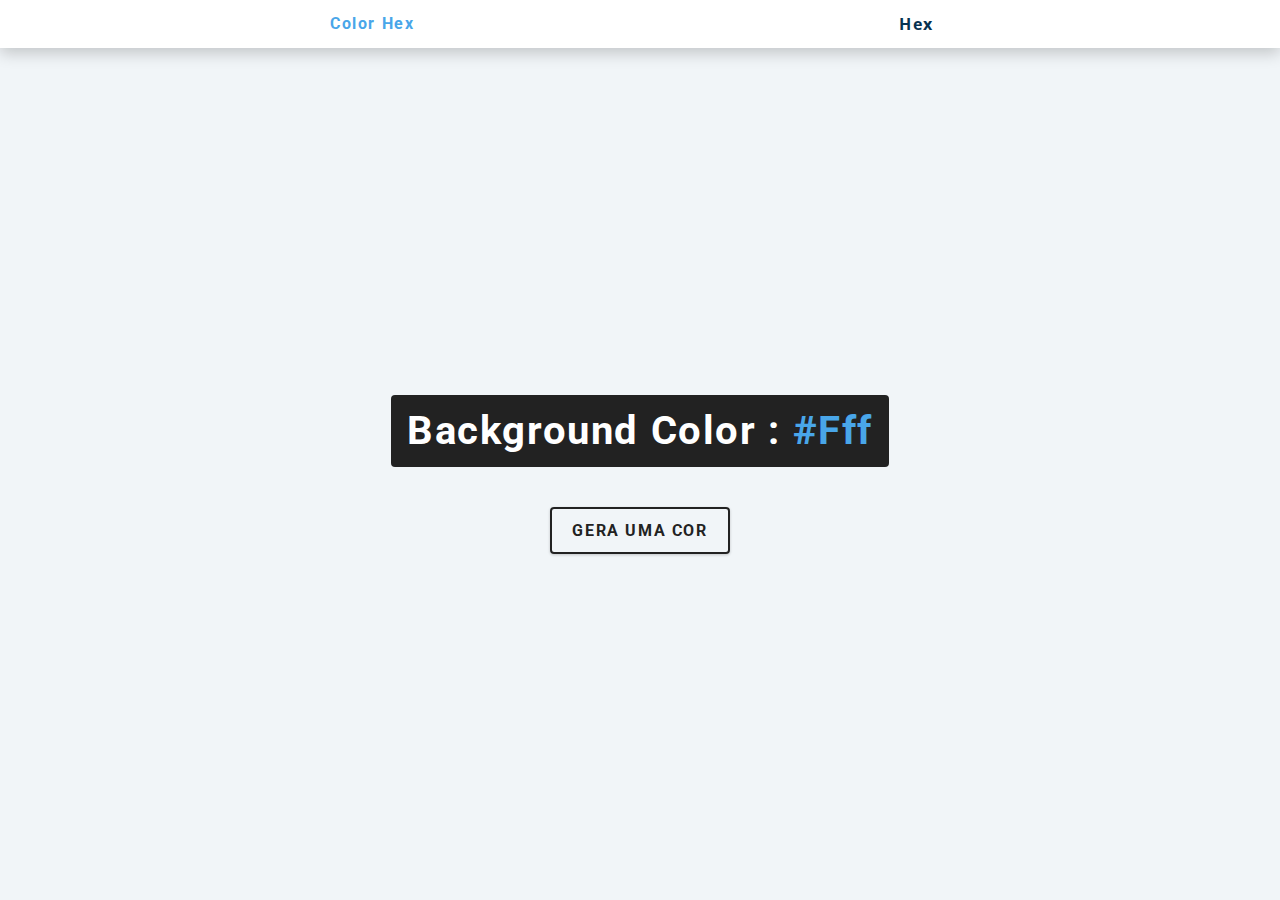
<file: index.html>
<!DOCTYPE html>
<html lang="en">

<head>
    <meta charset="UTF-8" />
    <meta name="viewport" content="width=device-width, initial-scale=1.0" />
    <title>Color</title>
    <link rel="stylesheet" href="style.css" />
</head>

<body>
    <nav>
        <div class="nav-center">
            <h4>Color Hex</h4>
            <ul class="nav-links">
                <li><a href="hex.html">hex</a></li>
            </ul>
        </div>
    </nav>
    <main>
        <div class="container">
            <h2>background color : <span class="color">#fff</span></h2>
            <button class="btn btn-hero" id="btn">Gera uma cor</button>
        </div>
    </main>
    <!-- javascript -->
    <script src="app.js"></script>
</body>

</html>
</file>
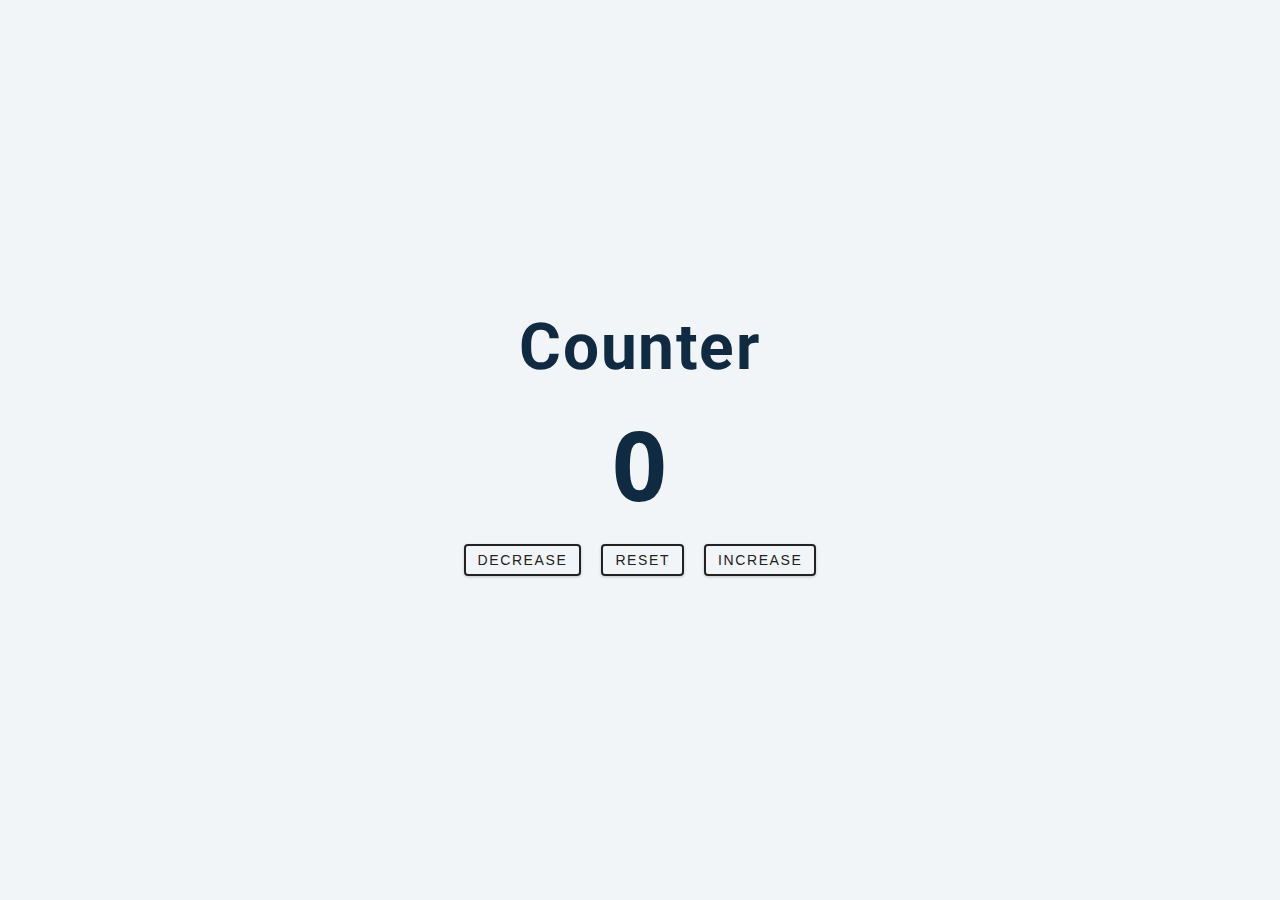
<file: couter/index.html>
<!DOCTYPE html>
<html lang="en">

<head>
    <meta charset="UTF-8">
    <meta http-equiv="X-UA-Compatible" content="IE=edge">
    <meta name="viewport" content="width=device-width, initial-scale=1.0">
    <link rel="stylesheet" href="style.css">
    <title>Counter</title>
</head>

<body>
    <main>
        <div class="container">
            <h1>Counter</h1>
            <span id='value'>0</span>
            <div class="button-container">
                <button class='btn decrease'>Decrease</button>
                <button class='btn reset'>reset</button>
                <button class='btn increase'>increase</button>
            </div>
        </div>
    </main>
    <script src="./app.js"></script>
</body>

</html>
</file>
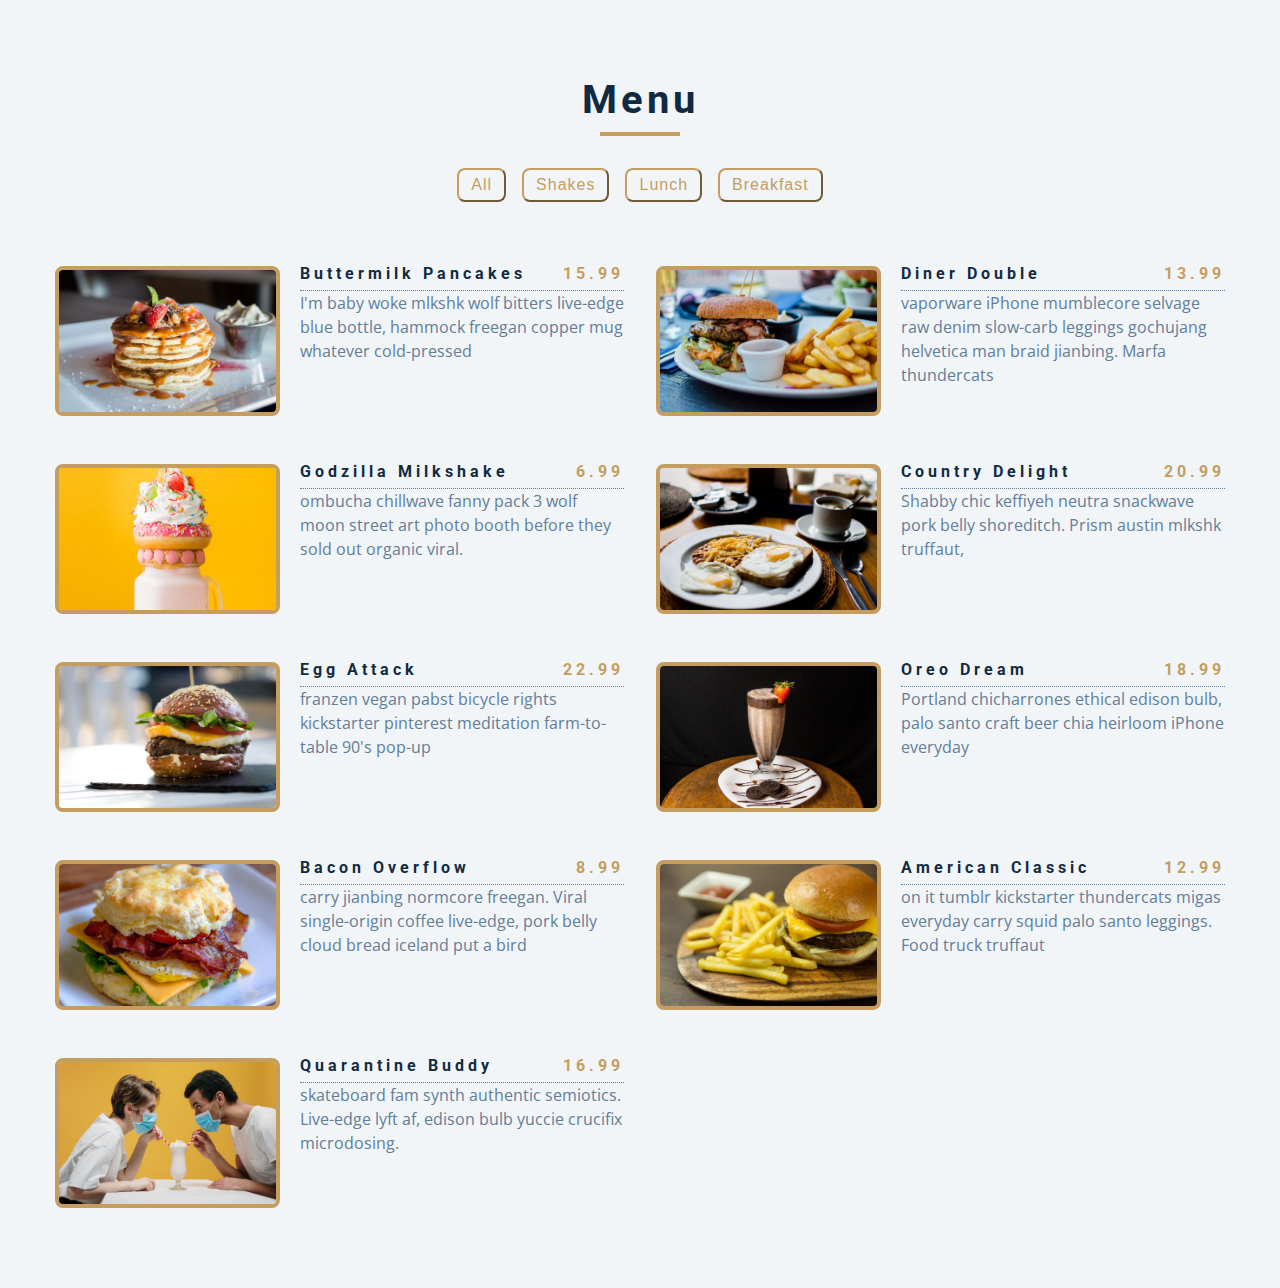
<file: MenuItens/index.html>
<!DOCTYPE html>
<html lang="en">

<head>
    <meta charset="UTF-8">
    <meta http-equiv="X-UA-Compatible" content="IE=edge">
    <meta name="viewport" content="width=device-width, initial-scale=1.0">
    <link rel="stylesheet" href="https://cdnjs.cloudflare.com/ajax/libs/font-awesome/5.15.3/css/all.min.css"
        referrerpolicy="no-referrer" />
    <link rel="stylesheet" href="styles.css">
    <title>Menu</title>
</head>

<body>
    <section class="menu">
        <div class="title">
            <h2>Menu</h2>
            <div class="underline"></div>
        </div>
        <div class="btn-container">
            <button class="filter-btn" type="button" data-id="all">All</button>
            <button class="filter-btn" type="button" data-id="shakes">shakes</button>
            <button class="filter-btn" type="button" data-id="lunch">lunch</button>
            <button class="filter-btn" type="button" data-id="breakfast">breakfast</button>
        </div>
        <div class="section-center">
            <article class="menu-item">
                <img src="./menu-item.jpeg" alt="" class="photo">
                <div class="item-info">
                    <header>
                        <h4> buttermilk pancakes </h4>
                        <h4 class="price">$:15</h4>
                    </header>
                    <p class="item">Lorem ipsum dolor sit amet consectetur adipisicing elit. Rem voluptatum, at
                        nesciunt, quis eaque
                        quasi, magni aperiam nulla recusandae delectus officiis repellendus exercitationem cumque atque
                        adipisci asperiores? Voluptate, nisi molestiae.</p>
                </div>
            </article>
            <article class="menu-item">
                <img src="./menu-item.jpeg" alt="" class="photo">
                <div class="item-info">
                    <header>
                        <h4> buttermilk pancakes </h4>
                        <h4 class="price">$:15</h4>
                    </header>
                    <p class="item">Lorem ipsum dolor sit amet consectetur adipisicing elit. Rem voluptatum, at
                        nesciunt, quis eaque
                        quasi, magni aperiam nulla recusandae delectus officiis repellendus exercitationem cumque atque
                        adipisci asperiores? Voluptate, nisi molestiae.</p>
                </div>
            </article>
            <article class="menu-item">
                <img src="./menu-item.jpeg" alt="" class="photo">
                <div class="item-info">
                    <header>
                        <h4> buttermilk pancakes </h4>
                        <h4 class="price">$:15</h4>
                    </header>
                    <p class="item">Lorem ipsum dolor sit amet consectetur adipisicing elit. Rem voluptatum, at
                        nesciunt, quis eaque
                        quasi, magni aperiam nulla recusandae delectus officiis repellendus exercitationem cumque atque
                        adipisci asperiores? Voluptate, nisi molestiae.</p>
                </div>
            </article>
        </div>
    </section>
</body>
<script src="basic.js"></script>

</html>
</file>
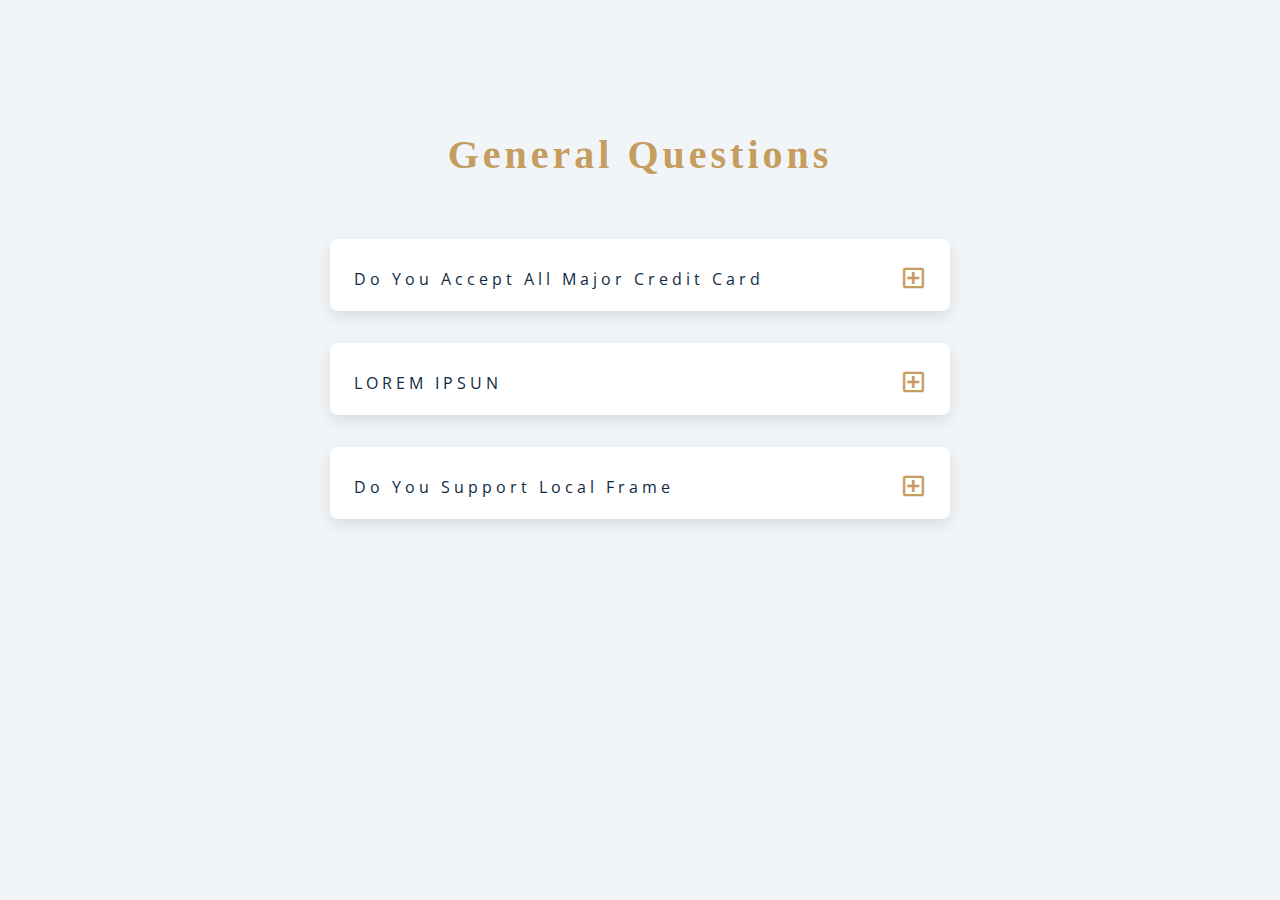
<file: modal/index.html>
<!DOCTYPE html>
<html lang="en">

<head>
    <meta charset="UTF-8">
    <meta http-equiv="X-UA-Compatible" content="IE=edge">
    <meta name="viewport" content="width=device-width, initial-scale=1.0">
    <link rel="stylesheet" href="style.css">
    <link rel="stylesheet" href="https://pro.fontawesome.com/releases/v5.10.0/css/all.css" />
    <title>Document</title>
</head>

<body>
    <section class="questions">
        <div class="title">
            <h2>General questions</h2>
        </div>
        <div class="section-center">
            <article class="question">
                <div class="question-title">
                    <p> do you accept all major credit card</p>
                    <button type="button" class="question-btn">
                        <span class="plus-icon">
                            <i class="far fa-plus-square"></i>
                        </span>
                        <span class="minus-icon">
                            <i class="far fa-minus-square"></i>
                        </span>
                    </button>
                </div>
                <div class="question-text">
                    <p>Lorem ipsum dolor sit amet consectetur adipisicing elit. Quibusdam quae vitae vel aperiam totam
                        aspernatur provident adipisci odio perferendis, natus laborum quidem ipsa corporis! Odio
                        necessitatibus tempora vero itaque recusandae?</p>
                </div>
            </article>
            <article class="question">
                <div class="question-title">
                    <p>lOREM IPSUN</p>
                    <button type="button" class="question-btn">
                        <span class="plus-icon">
                            <i class="far fa-plus-square"></i>
                        </span>
                        <span class="minus-icon">
                            <i class="far fa-minus-square"></i>
                        </span>
                    </button>
                </div>
                <div class="question-text">
                    <p>Lorem ipsum dolor sit amet consectetur adipisicing elit. Quibusdam quae vitae vel aperiam totam
                        aspernatur provident adipisci odio perferendis, natus laborum quidem ipsa corporis! Odio
                        necessitatibus tempora vero itaque recusandae?</p>
                </div>
            </article>
            <article class="question">
                <div class="question-title">
                    <p> Do You Support local frame</p>
                    <button type="button" class="question-btn">
                        <span class="plus-icon">
                            <i class="far fa-plus-square"></i>
                        </span>
                        <span class="minus-icon">
                            <i class="far fa-minus-square"></i>
                        </span>
                    </button>
                </div>
                <div class="question-text">
                    <p>Lorem ipsum dolor sit amet consectetur adipisicing elit. Quibusdam quae vitae vel aperiam totam
                        aspernatur provident adipisci odio perferendis, natus laborum quidem ipsa corporis! Odio
                        necessitatibus tempora vero itaque recusandae?</p>
                </div>
            </article>
        </div>
    </section>
    <script src="app.js"></script>
</body>

</html>
</file>
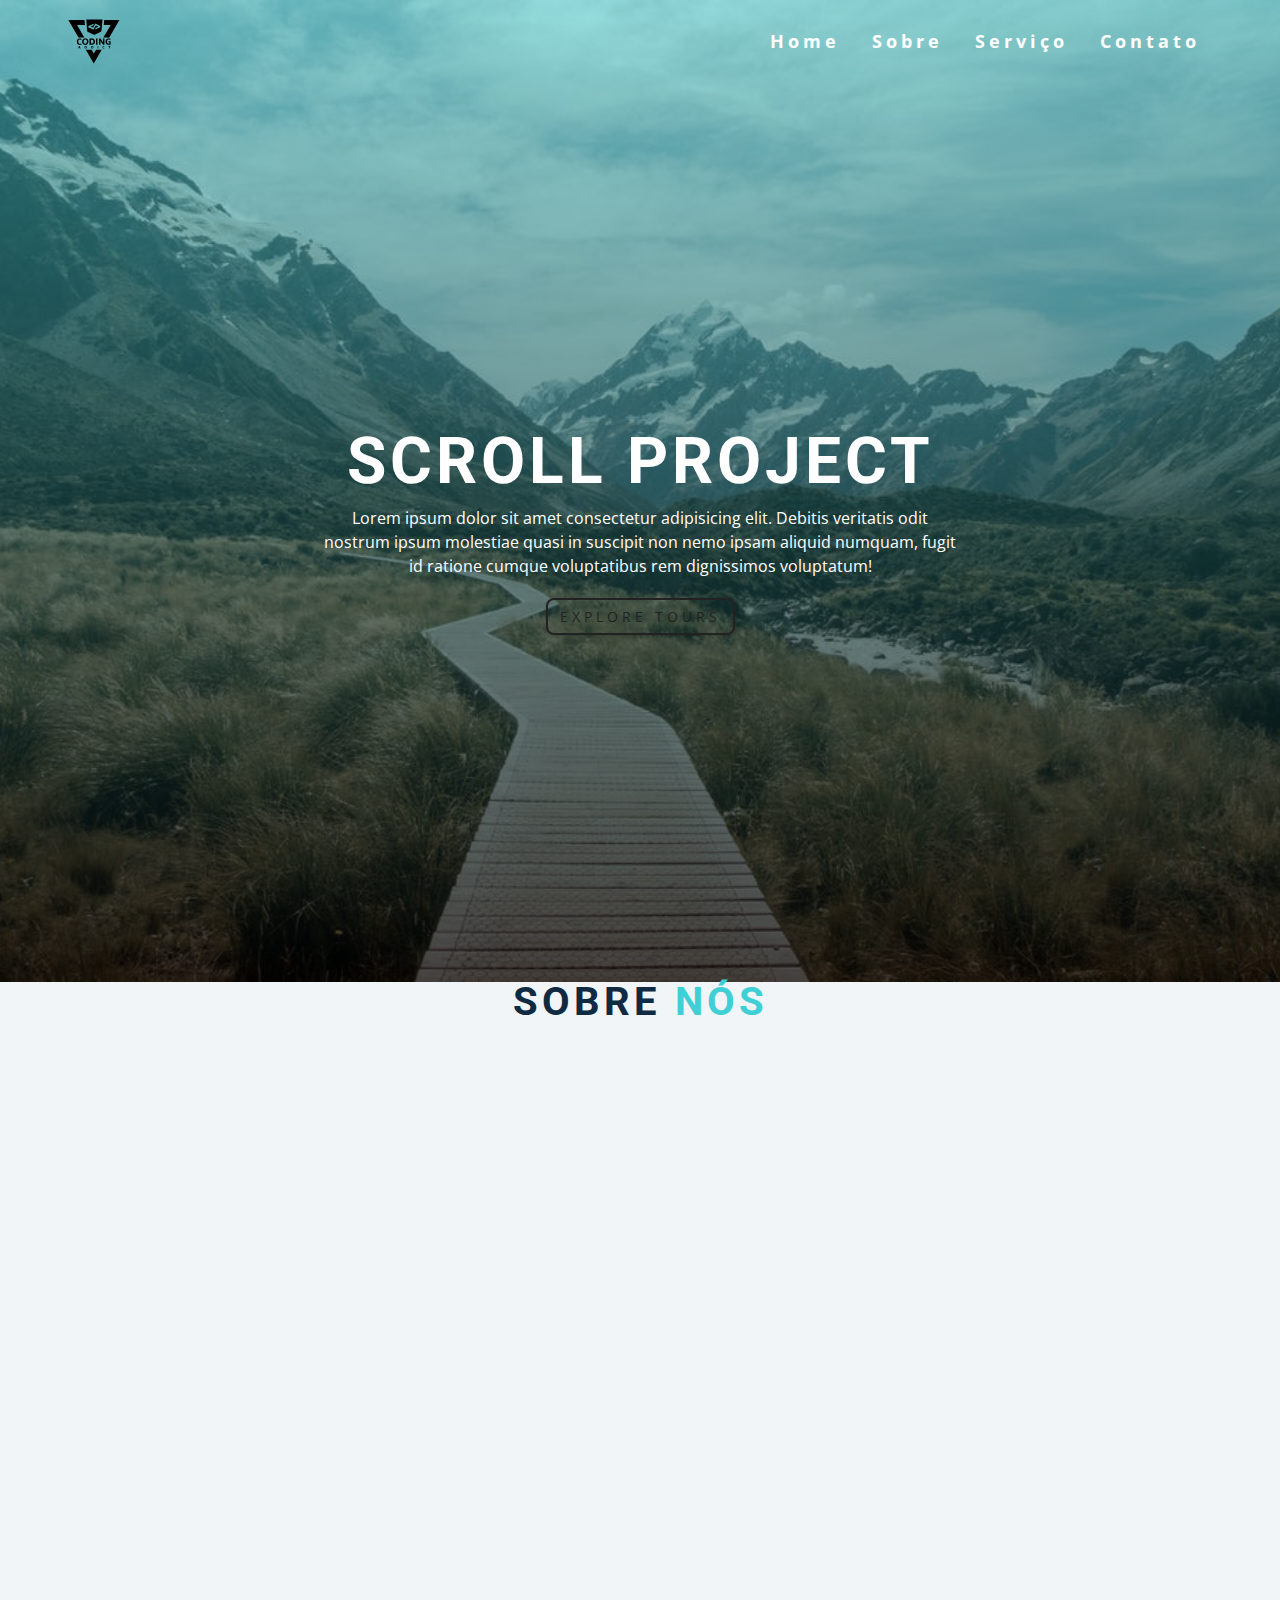
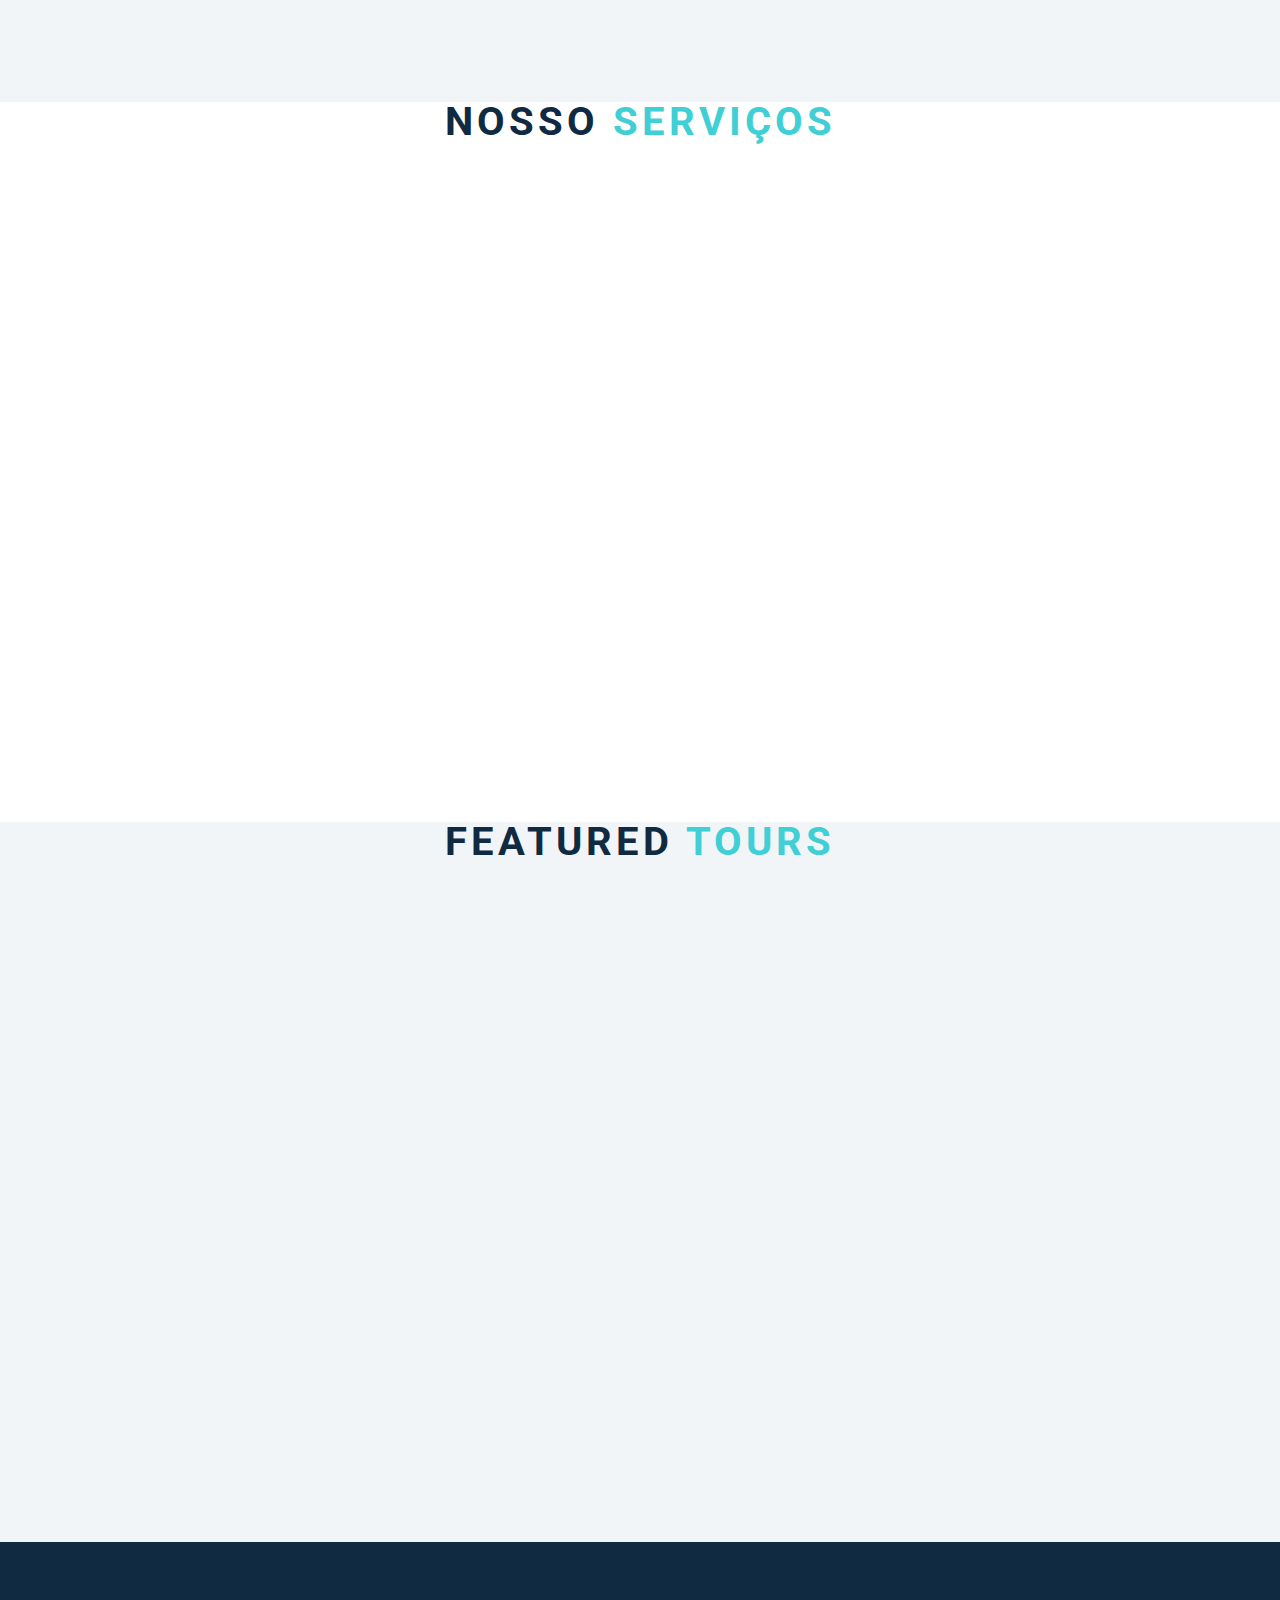
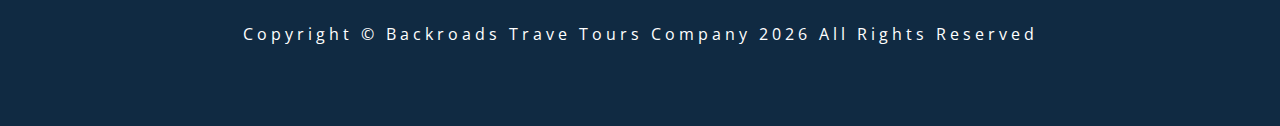
<file: scroll/index.html>
<!DOCTYPE html>
<html lang="pt-BR">

<head>
    <meta charset="UTF-8">
    <meta http-equiv="X-UA-Compatible" content="IE=edge">
    <meta name="viewport" content="width=device-width, initial-scale=1.0">
    <link rel="stylesheet" href="https://cdnjs.cloudflare.com/ajax/libs/font-awesome/5.15.3/css/all.min.css"
        integrity="sha512-iBBXm8fW90+nuLcSKlbmrPcLa0OT92xO1BIsZ+ywDWZCvqsWgccV3gFoRBv0z+8dLJgyAHIhR35VZc2oM/gI1w=="
        crossorigin="anonymous" referrerpolicy="no-referrer" />
    <link rel="stylesheet" href="styles.css">
    <title>Document</title>
</head>

<body>
    <header id="home">
        <nav id="nav">
            <div class="nav-center">
                <div class="nav-header">
                    <img src="./logo.svg" alt="logo" class="logo">
                    <button class="nav-toggle">
                        <i class="fas fa-bars"></i>
                    </button>
                </div>
                <div class="links-container">
                    <ul class="links">
                        <li>
                            <a href="#home" class='scroll-link'>home</a>
                        </li>
                        <li>
                            <a href="#about" class='scroll-link'>Sobre</a>
                        </li>
                        <li>
                            <a href="#services" class='scroll-link'>Serviço</a>
                        </li>
                        <li>
                            <a href="#tours" class='scroll-link'>Contato</a>
                        </li>
                    </ul>
                </div>
            </div>
        </nav>
        <div class="banner">
            <div class="container">
                <h1>Scroll Project</h1>
                <p>Lorem ipsum dolor sit amet consectetur adipisicing elit. Debitis veritatis odit nostrum ipsum
                    molestiae quasi in suscipit non nemo ipsam aliquid numquam, fugit id ratione cumque voluptatibus rem
                    dignissimos voluptatum!</p>
                <a href="#tours" class="scroll-link btn tn-white">Explore Tours</a>
            </div>
        </div>
    </header>
    <!-- about -->
    <section id="about" class="section">
        <div class="title">
            <h2>Sobre <span>nós</span></h2>
        </div>
    </section>
    <!-- services -->
    <section id="services" class="section">
        <div class="title">
            <h2>Nosso <span>Serviços</span></h2>
        </div>
    </section>
    <!-- tours -->
    <section id="tours" class="section">
        <div class="title">
            <h2>featured <span>tours</span></h2>
        </div>
    </section>
    <!-- footer -->
    <footer class="section">
        <p>
            copyright &copy; backroads trave tours company <span id="date">

            </span>
            all rights reserved
        </p>
    </footer>
    <a href="#home" class="scroll-link top-link">
        <i class="fas fa-arrow-up"></i>
    </a>
    <script src="app.js"></script>
</body>

</html>
</file>
<file: style.css>
@import url("https://fonts.googleapis.com/css?family=Open+Sans|Roboto:400,700&display=swap");

:root {
  /* dark shades of primary color*/
  --clr-primary-1: hsl(205, 86%, 17%);
  --clr-primary-2: hsl(205, 77%, 27%);
  --clr-primary-3: hsl(205, 72%, 37%);
  --clr-primary-4: hsl(205, 63%, 48%);
  /* primary/main color */
  --clr-primary-5: hsl(205, 78%, 60%);
  /* lighter shades of primary color */
  --clr-primary-6: hsl(205, 89%, 70%);
  --clr-primary-7: hsl(205, 90%, 76%);
  --clr-primary-8: hsl(205, 86%, 81%);
  --clr-primary-9: hsl(205, 90%, 88%);
  --clr-primary-10: hsl(205, 100%, 96%);
  /* darkest grey - used for headings */
  --clr-grey-1: hsl(209, 61%, 16%);
  --clr-grey-2: hsl(211, 39%, 23%);
  --clr-grey-3: hsl(209, 34%, 30%);
  --clr-grey-4: hsl(209, 28%, 39%);
  /* grey used for paragraphs */
  --clr-grey-5: hsl(210, 22%, 49%);
  --clr-grey-6: hsl(209, 23%, 60%);
  --clr-grey-7: hsl(211, 27%, 70%);
  --clr-grey-8: hsl(210, 31%, 80%);
  --clr-grey-9: hsl(212, 33%, 89%);
  --clr-grey-10: hsl(210, 36%, 96%);
  --clr-white: #fff;
  --clr-red-dark: hsl(360, 67%, 44%);
  --clr-red-light: hsl(360, 71%, 66%);
  --clr-green-dark: hsl(125, 67%, 44%);
  --clr-green-light: hsl(125, 71%, 66%);
  --clr-black: #222;
  --ff-primary: "Roboto", sans-serif;
  --ff-secondary: "Open Sans", sans-serif;
  --transition: all 0.3s linear;
  --spacing: 0.1rem;
  --radius: 0.25rem;
  --light-shadow: 0 5px 15px rgba(0, 0, 0, 0.1);
  --dark-shadow: 0 5px 15px rgba(0, 0, 0, 0.2);
  --max-width: 1170px;
  --fixed-width: 620px;
}
/*
=============== 
Global Styles
===============
*/

*,
::after,
::before {
  margin: 0;
  padding: 0;
  box-sizing: border-box;
}
body {
  font-family: var(--ff-secondary);
  background: var(--clr-grey-10);
  color: var(--clr-grey-1);
  line-height: 1.5;
  font-size: 0.875rem;
}
ul {
  list-style-type: none;
}
a {
  text-decoration: none;
}
h1,
h2,
h3,
h4 {
  letter-spacing: var(--spacing);
  text-transform: capitalize;
  line-height: 1.25;
  margin-bottom: 0.75rem;
  font-family: var(--ff-primary);
}
h1 {
  font-size: 3rem;
}
h2 {
  font-size: 2rem;
}
h3 {
  font-size: 1.25rem;
}
h4 {
  font-size: 0.875rem;
}
p {
  margin-bottom: 1.25rem;
  color: var(--clr-grey-5);
}
@media screen and (min-width: 800px) {
  h1 {
    font-size: 4rem;
  }
  h2 {
    font-size: 2.5rem;
  }
  h3 {
    font-size: 1.75rem;
  }
  h4 {
    font-size: 1rem;
  }
  body {
    font-size: 1rem;
  }
  h1,
  h2,
  h3,
  h4 {
    line-height: 1;
  }
}
/*  global classes */

/* section */
.section {
  padding: 5rem 0;
}

.section-center {
  width: 90vw;
  margin: 0 auto;
  max-width: 1170px;
}
@media screen and (min-width: 992px) {
  .section-center {
    width: 95vw;
  }
}
main {
  min-height: 100vh;
  display: grid;
  place-items: center;
}

/*
=============== 
Nav
===============
*/
nav {
  background: var(--clr-white);
  height: 3rem;
  display: grid;
  align-items: center;
  box-shadow: var(--dark-shadow);
}
.nav-center {
  width: 90vw;
  max-width: var(--fixed-width);
  margin: 0 auto;
  display: flex;
  align-items: center;
  justify-content: space-between;
}
.nav-center h4 {
  margin-bottom: 0;
  color: var(--clr-primary-5);
}
.nav-links {
  display: flex;
}
nav a {
  text-transform: capitalize;
  font-weight: 700;
  font-size: 1rem;
  color: var(--clr-primary-1);
  letter-spacing: var(--spacing);
  margin-right: 1rem;
}
nav a:hover {
  color: var(--clr-primary-5);
}
/*
=============== 
Container
===============
*/
main {
  min-height: calc(100vh - 3rem);
  display: grid;
  place-items: center;
}
.container {
  text-align: center;
}
.container h2 {
  background: var(--clr-black);
  color: var(--clr-white);
  padding: 1rem;
  border-radius: var(--radius);
  margin-bottom: 2.5rem;
}
.color {
  color: var(--clr-primary-5);
}
.btn-hero {
  font-family: var(--ff-primary);
  text-transform: uppercase;
  background: transparent;
  color: var(--clr-black);
  letter-spacing: var(--spacing);
  display: inline-block;
  font-weight: 700;
  transition: var(--transition);
  border: 2px solid var(--clr-black);
  cursor: pointer;
  box-shadow: 0 1px 3px rgba(0, 0, 0, 0.2);
  border-radius: var(--radius);
  font-size: 1rem;
  padding: 0.75rem 1.25rem;
}
.btn-hero:hover {
  color: var(--clr-white);
  background: var(--clr-black);
}
</file>
<file: couter/style.css>
/*
=============== 
Fonts
===============
*/
@import url("https://fonts.googleapis.com/css?family=Open+Sans|Roboto:400,700&display=swap");

/*
=============== 
Variables
===============
*/

:root {
    /* dark shades of primary color*/
    --clr-primary-1: hsl(205, 86%, 17%);
    --clr-primary-2: hsl(205, 77%, 27%);
    --clr-primary-3: hsl(205, 72%, 37%);
    --clr-primary-4: hsl(205, 63%, 48%);
    /* primary/main color */
    --clr-primary-5: hsl(205, 78%, 60%);
    /* lighter shades of primary color */
    --clr-primary-6: hsl(205, 89%, 70%);
    --clr-primary-7: hsl(205, 90%, 76%);
    --clr-primary-8: hsl(205, 86%, 81%);
    --clr-primary-9: hsl(205, 90%, 88%);
    --clr-primary-10: hsl(205, 100%, 96%);
    /* darkest grey - used for headings */
    --clr-grey-1: hsl(209, 61%, 16%);
    --clr-grey-2: hsl(211, 39%, 23%);
    --clr-grey-3: hsl(209, 34%, 30%);
    --clr-grey-4: hsl(209, 28%, 39%);
    /* grey used for paragraphs */
    --clr-grey-5: hsl(210, 22%, 49%);
    --clr-grey-6: hsl(209, 23%, 60%);
    --clr-grey-7: hsl(211, 27%, 70%);
    --clr-grey-8: hsl(210, 31%, 80%);
    --clr-grey-9: hsl(212, 33%, 89%);
    --clr-grey-10: hsl(210, 36%, 96%);
    --clr-white: #fff;
    --clr-red-dark: hsl(360, 67%, 44%);
    --clr-red-light: hsl(360, 71%, 66%);
    --clr-green-dark: hsl(125, 67%, 44%);
    --clr-green-light: hsl(125, 71%, 66%);
    --clr-black: #222;
    --ff-primary: "Roboto", sans-serif;
    --ff-secondary: "Open Sans", sans-serif;
    --transition: all 0.3s linear;
    --spacing: 0.1rem;
    --radius: 0.25rem;
    --light-shadow: 0 5px 15px rgba(0, 0, 0, 0.1);
    --dark-shadow: 0 5px 15px rgba(0, 0, 0, 0.2);
    --max-width: 1170px;
    --fixed-width: 620px;
}

/*
=============== 
Global Styles
===============
*/

*,
::after,
::before {
    margin: 0;
    padding: 0;
    box-sizing: border-box;
}

body {
    font-family: var(--ff-secondary);
    background: var(--clr-grey-10);
    color: var(--clr-grey-1);
    line-height: 1.5;
    font-size: 0.875rem;
}

ul {
    list-style-type: none;
}

a {
    text-decoration: none;
}

h1,
h2,
h3,
h4 {
    letter-spacing: var(--spacing);
    text-transform: capitalize;
    line-height: 1.25;
    margin-bottom: 0.75rem;
    font-family: var(--ff-primary);
}

h1 {
    font-size: 3rem;
}

h2 {
    font-size: 2rem;
}

h3 {
    font-size: 1.25rem;
}

h4 {
    font-size: 0.875rem;
}

p {
    margin-bottom: 1.25rem;
    color: var(--clr-grey-5);
}

@media screen and (min-width: 800px) {
    h1 {
        font-size: 4rem;
    }

    h2 {
        font-size: 2.5rem;
    }

    h3 {
        font-size: 1.75rem;
    }

    h4 {
        font-size: 1rem;
    }

    body {
        font-size: 1rem;
    }

    h1,
    h2,
    h3,
    h4 {
        line-height: 1;
    }
}

/*  global classes */

/* section */
.section {
    padding: 5rem 0;
}

.section-center {
    width: 90vw;
    margin: 0 auto;
    max-width: 1170px;
}

@media screen and (min-width: 992px) {
    .section-center {
        width: 95vw;
    }
}

main {
    min-height: 100vh;
    display: grid;
    place-items: center;
}

/*
=============== 
Counter
===============
*/

main {
    min-height: 100vh;
    display: grid;
    place-items: center;
}

.container {
    text-align: center;
}

#value {
    font-size: 6rem;
    font-weight: bold;
}

.btn {
    text-transform: uppercase;
    background: transparent;
    color: var(--clr-black);
    padding: 0.375rem 0.75rem;
    letter-spacing: var(--spacing);
    display: inline-block;
    transition: var(--transition);
    font-size: 0.875rem;
    border: 2px solid var(--clr-black);
    cursor: pointer;
    box-shadow: 0 1px 3px rgba(0, 0, 0, 0.2);
    border-radius: var(--radius);
    margin: 0.5rem;
}

.btn:hover {
    color: var(--clr-white);
    background: var(--clr-black);
}
</file>
<file: MenuItens/styles.css>
/*
=============== 
Fonts
===============
*/
@import url("https://fonts.googleapis.com/css?family=Open+Sans|Roboto:400,700&display=swap");

/*
=============== 
Variables
===============
*/

:root {
  /* dark shades of primary color*/
  --clr-primary-1: hsl(205, 86%, 17%);
  --clr-primary-2: hsl(205, 77%, 27%);
  --clr-primary-3: hsl(205, 72%, 37%);
  --clr-primary-4: hsl(205, 63%, 48%);
  /* primary/main color */
  --clr-primary-5: #49a6e9;
  /* lighter shades of primary color */
  --clr-primary-6: hsl(205, 89%, 70%);
  --clr-primary-7: hsl(205, 90%, 76%);
  --clr-primary-8: hsl(205, 86%, 81%);
  --clr-primary-9: hsl(205, 90%, 88%);
  --clr-primary-10: hsl(205, 100%, 96%);
  /* darkest grey - used for headings */
  --clr-grey-1: hsl(209, 61%, 16%);
  --clr-grey-2: hsl(211, 39%, 23%);
  --clr-grey-3: hsl(209, 34%, 30%);
  --clr-grey-4: hsl(209, 28%, 39%);
  /* grey used for paragraphs */
  --clr-grey-5: hsl(210, 22%, 49%);
  --clr-grey-6: hsl(209, 23%, 60%);
  --clr-grey-7: hsl(211, 27%, 70%);
  --clr-grey-8: hsl(210, 31%, 80%);
  --clr-grey-9: hsl(212, 33%, 89%);
  --clr-grey-10: hsl(210, 36%, 96%);
  --clr-white: #fff;
  --clr-red-dark: hsl(360, 67%, 44%);
  --clr-red-light: hsl(360, 71%, 66%);
  --clr-green-dark: hsl(125, 67%, 44%);
  --clr-green-light: hsl(125, 71%, 66%);
  --clr-gold: #c59d5f;
  --clr-black: #222;
  --ff-primary: "Roboto", sans-serif;
  --ff-secondary: "Open Sans", sans-serif;
  --transition: all 0.3s linear;
  --spacing: 0.25rem;
  --radius: 0.5rem;
  --light-shadow: 0 5px 15px rgba(0, 0, 0, 0.1);
  --dark-shadow: 0 5px 15px rgba(0, 0, 0, 0.2);
  --max-width: 1170px;
  --fixed-width: 620px;
}
/*
=============== 
Global Styles
===============
*/

*,
::after,
::before {
  margin: 0;
  padding: 0;
  box-sizing: border-box;
}
body {
  font-family: var(--ff-secondary);
  background: var(--clr-grey-10);
  color: var(--clr-grey-1);
  line-height: 1.5;
  font-size: 0.875rem;
}
ul {
  list-style-type: none;
}
a {
  text-decoration: none;
}
img:not(.logo) {
  width: 100%;
}
img {
  display: block;
}

h1,
h2,
h3,
h4 {
  letter-spacing: var(--spacing);
  text-transform: capitalize;
  line-height: 1.25;
  margin-bottom: 0.75rem;
  font-family: var(--ff-primary);
}
h1 {
  font-size: 3rem;
}
h2 {
  font-size: 2rem;
}
h3 {
  font-size: 1.25rem;
}
h4 {
  font-size: 0.875rem;
}
p {
  margin-bottom: 1.25rem;
  color: var(--clr-grey-5);
}
@media screen and (min-width: 800px) {
  h1 {
    font-size: 4rem;
  }
  h2 {
    font-size: 2.5rem;
  }
  h3 {
    font-size: 1.75rem;
  }
  h4 {
    font-size: 1rem;
  }
  body {
    font-size: 1rem;
  }
  h1,
  h2,
  h3,
  h4 {
    line-height: 1;
  }
}
/*  global classes */

.btn {
  text-transform: uppercase;
  background: transparent;
  color: var(--clr-black);
  padding: 0.375rem 0.75rem;
  letter-spacing: var(--spacing);
  display: inline-block;
  transition: var(--transition);
  font-size: 0.875rem;
  border: 2px solid var(--clr-black);
  cursor: pointer;
  box-shadow: 0 1px 3px rgba(0, 0, 0, 0.2);
  border-radius: var(--radius);
}
.btn:hover {
  color: var(--clr-white);
  background: var(--clr-black);
}
/* section */
.section {
  padding: 5rem 0;
}

main {
  min-height: 100vh;
  display: grid;
  place-items: center;
}
/*
=============== 
Menu
===============
*/

.menu {
  padding: 5rem 0;
}
.title {
  text-align: center;
  margin-bottom: 2rem;
}
.underline {
  width: 5rem;
  height: 0.25rem;
  background: var(--clr-gold);
  margin-left: auto;
  margin-right: auto;
}
.btn-container {
  margin-bottom: 4rem;
  display: flex;
  justify-content: center;
}
.filter-btn {
  background: transparent;
  border-color: var(--clr-gold);
  font-size: 1rem;
  text-transform: capitalize;
  margin: 0 0.5rem;
  letter-spacing: 1px;
  border-radius: var(--radius);
  padding: 0.375rem 0.75rem;
  color: var(--clr-gold);
  cursor: pointer;
  transition: var(--transition);
}
.filter-btn:hover {
  background: var(--clr-gold);
  color: var(--clr-white);
}
.section-center {
  width: 90vw;
  margin: 0 auto;
  max-width: 1170px;
  display: grid;
  gap: 3rem 2rem;
  justify-items: center;
}
.menu-item {
  display: grid;
  gap: 1rem 2rem;
  max-width: 25rem;
}
.photo {
  object-fit: cover;
  height: 200px;
  border: 0.25rem solid var(--clr-gold);
  border-radius: var(--radius);
}
.item-info header {
  display: flex;
  justify-content: space-between;
  border-bottom: 0.5px dotted var(--clr-grey-5);
}
.item-info h4 {
  margin-bottom: 0.5rem;
}
.price {
  color: var(--clr-gold);
}
.item-text {
  margin-bottom: 0;
  padding-top: 1rem;
}

@media screen and (min-width: 768px) {
  .menu-item {
    grid-template-columns: 225px 1fr;
    gap: 0 1.25rem;
    max-width: 40rem;
  }
  .photo {
    height: 175px;
  }
}
@media screen and (min-width: 1200px) {
  .section-center {
    width: 95vw;
    grid-template-columns: 1fr 1fr;
  }
  .photo {
    height: 150px;
  }
}
</file>
<file: modal/style.css>
@import url("https://fonts.googleapis.com/css?family=Open+Sans|Roboto:400,700&display=swap");

/*
=============== 
Variables
===============
*/

:root {
    /* dark shades of primary color*/
    --clr-primary-1: hsl(205, 86%, 17%);
    --clr-primary-2: hsl(205, 77%, 27%);
    --clr-primary-3: hsl(205, 72%, 37%);
    --clr-primary-4: hsl(205, 63%, 48%);
    /* primary/main color */
    --clr-primary-5: #49a6e9;
    /* lighter shades of primary color */
    --clr-primary-6: hsl(205, 89%, 70%);
    --clr-primary-7: hsl(205, 90%, 76%);
    --clr-primary-8: hsl(205, 86%, 81%);
    --clr-primary-9: hsl(205, 90%, 88%);
    --clr-primary-10: hsl(205, 100%, 96%);
    /* darkest grey - used for headings */
    --clr-grey-1: hsl(209, 61%, 16%);
    --clr-grey-2: hsl(211, 39%, 23%);
    --clr-grey-3: hsl(209, 34%, 30%);
    --clr-grey-4: hsl(209, 28%, 39%);
    /* grey used for paragraphs */
    --clr-grey-5: hsl(210, 22%, 49%);
    --clr-grey-6: hsl(209, 23%, 60%);
    --clr-grey-7: hsl(211, 27%, 70%);
    --clr-grey-8: hsl(210, 31%, 80%);
    --clr-grey-9: hsl(212, 33%, 89%);
    --clr-grey-10: hsl(210, 36%, 96%);
    --clr-white: #fff;
    --clr-red-dark: hsl(360, 67%, 44%);
    --clr-red-light: hsl(360, 71%, 66%);
    --clr-green-dark: hsl(125, 67%, 44%);
    --clr-green-light: hsl(125, 71%, 66%);
    --clr-gold: #c59d5f;
    --clr-black: #222;
    --ff-primary: "Roboto", sans-serif;
    --ff-secondary: "Open Sans", sans-serif;
    --transition: all 0.3s linear;
    --spacing: 0.25rem;
    --radius: 0.5rem;
    --light-shadow: 0 5px 15px rgba(0, 0, 0, 0.1);
    --dark-shadow: 0 5px 15px rgba(0, 0, 0, 0.2);
    --max-width: 1170px;
    --fixed-width: 620px;
}

/*
=============== 
Global Styles
===============
*/

*,
::after,
::before {
    margin: 0;
    padding: 0;
    box-sizing: border-box;
}

body {
    font-family: var(--ff-secondary);
    background: var(--clr-grey-10);
    color: var(--clr-grey-1);
    line-height: 1.5;
    font-size: 0.875rem;
}

ul {
    list-style-type: none;
}

a {
    text-decoration: none;
}

img:not(.logo) {
    width: 100%;
}

img {
    display: block;
}

h1,
h2,
h3,
h4 {
    letter-spacing: var(--spacing);
    text-transform: capitalize;
    line-height: 1.25;
    margin-bottom: 0.75rem;
    font-family: var(--ff-primary);
}

h1 {
    font-size: 3rem;
}

h2 {
    font-size: 2rem;
}

h3 {
    font-size: 1.25rem;
}

h4 {
    font-size: 0.875rem;
}

p {
    margin-bottom: 1.25rem;
    color: var(--clr-grey-5);
}

@media screen and (min-width: 800px) {
    h1 {
        font-size: 4rem;
    }

    h2 {
        font-size: 2.5rem;
    }

    h3 {
        font-size: 1.75rem;
    }

    h4 {
        font-size: 1rem;
    }

    body {
        font-size: 1rem;
    }

    h1,
    h2,
    h3,
    h4 {
        line-height: 1;
    }
}

/*  global classes */

.btn {
    text-transform: uppercase;
    background: transparent;
    color: var(--clr-black);
    padding: 0.375rem 0.75rem;
    letter-spacing: var(--spacing);
    display: inline-block;
    transition: var(--transition);
    font-size: 0.875rem;
    border: 2px solid var(--clr-black);
    cursor: pointer;
    box-shadow: 0 1px 3px rgba(0, 0, 0, 0.2);
    border-radius: var(--radius);
}

.btn:hover {
    color: var(--clr-white);
    background: var(--clr-black);
}

/* section */
.section {
    padding: 5rem 0;
}

.section-center {
    width: 90vw;
    margin: 0 auto;
    max-width: 1170px;
}

@media screen and (min-width: 992px) {
    .section-center {
        width: 95vw;
    }
}

main {
    min-height: 100vh;
    display: grid;
    place-items: center;
}

/*
=============== 
Questions
===============
*/
.title {
    margin-top: 15vh;
    margin-bottom: 4rem;
}

.title h2 {
    color: var(--clr-gold);
    font-family: "Great Vibes", cursive;
    text-align: center;
}

.section-center {
    max-width: var(--fixed-width);
}

.question {
    background: var(--clr-white);
    border-radius: var(--radius);
    box-shadow: var(--light-shadow);
    padding: 1.5rem 1.5rem 0 1.5rem;
    margin-bottom: 2rem;
}

.question-title {
    display: flex;
    justify-content: space-between;
    align-items: center;
    text-transform: capitalize;
    padding-bottom: 1rem;
}

.question-title p {
    margin-bottom: 0;
    letter-spacing: var(--spacing);
    color: var(--clr-grey-1);
}

.question-btn {
    font-size: 1.5rem;
    background: transparent;
    border-color: transparent;
    cursor: pointer;
    color: var(--clr-gold);
    transition: var(--transition);
}

.question-btn:hover {
    transform: rotate(90deg);
}

.question-text {
    padding: 1rem 0 1.5rem 0;
    border-top: 1px solid rgba(0, 0, 0, 0.2);
}

.question-text p {
    margin-bottom: 0;
}

/* hide text */
.question-text {
    display: none;
}

.show-text .question-text {
    display: block;
}

.minus-icon {
    display: none;
}

.show-text .minus-icon {
    display: inline;
}

.show-text .plus-icon {
    display: none;
}
</file>
<file: scroll/styles.css>
/*
=============== 
Fonts
===============
*/
@import url("https://fonts.googleapis.com/css?family=Open+Sans|Roboto:400,700&display=swap");

/*
=============== 
Variables
===============
*/

:root {
  /* dark shades of primary color*/
  --clr-primary-1: hsl(205, 86%, 17%);
  --clr-primary-2: hsl(205, 77%, 27%);
  --clr-primary-3: hsl(205, 72%, 37%);
  --clr-primary-4: hsl(205, 63%, 48%);
  /* primary/main color */
  --clr-primary-5: #49a6e9;
  /* lighter shades of primary color */
  --clr-primary-6: hsl(205, 89%, 70%);
  --clr-primary-7: hsl(205, 90%, 76%);
  --clr-primary-8: hsl(205, 86%, 81%);
  --clr-primary-9: hsl(205, 90%, 88%);
  --clr-primary-10: hsl(205, 100%, 96%);
  /* darkest grey - used for headings */
  --clr-grey-1: hsl(209, 61%, 16%);
  --clr-grey-2: hsl(211, 39%, 23%);
  --clr-grey-3: hsl(209, 34%, 30%);
  --clr-grey-4: hsl(209, 28%, 39%);
  /* grey used for paragraphs */
  --clr-grey-5: hsl(210, 22%, 49%);
  --clr-grey-6: hsl(209, 23%, 60%);
  --clr-grey-7: hsl(211, 27%, 70%);
  --clr-grey-8: hsl(210, 31%, 80%);
  --clr-grey-9: hsl(212, 33%, 89%);
  --clr-grey-10: hsl(210, 36%, 96%);
  --clr-white: #fff;
  --clr-red-dark: hsl(360, 67%, 44%);
  --clr-red-light: hsl(360, 71%, 66%);
  --clr-green-dark: hsl(125, 67%, 44%);
  --clr-green-light: hsl(125, 71%, 66%);
  --clr-secondary: hsla(182, 63%, 54%);
  --clr-black: #222;
  --ff-primary: "Roboto", sans-serif;
  --ff-secondary: "Open Sans", sans-serif;
  --transition: all 0.3s linear;
  --spacing: 0.25rem;
  --radius: 0.5rem;
  --light-shadow: 0 5px 15px rgba(0, 0, 0, 0.1);
  --dark-shadow: 0 5px 15px rgba(0, 0, 0, 0.2);
  --max-width: 1170px;
  --fixed-width: 620px;
}
/*
=============== 
Global Styles
===============
*/
html {
  scroll-behavior: smooth;
}
*,
::after,
::before {
  margin: 0;
  padding: 0;
  box-sizing: border-box;
}
body {
  font-family: var(--ff-secondary);
  background: var(--clr-grey-10);
  color: var(--clr-grey-1);
  line-height: 1.5;
  font-size: 0.875rem;
}
ul {
  list-style-type: none;
}
a {
  text-decoration: none;
}
img:not(.logo) {
  width: 100%;
}
img {
  display: block;
}

h1,
h2,
h3,
h4 {
  letter-spacing: var(--spacing);
  text-transform: capitalize;
  line-height: 1.25;
  margin-bottom: 0.75rem;
  font-family: var(--ff-primary);
}
h1 {
  font-size: 3rem;
}
h2 {
  font-size: 2rem;
}
h3 {
  font-size: 1.25rem;
}
h4 {
  font-size: 0.875rem;
}
p {
  margin-bottom: 1.25rem;
  color: var(--clr-grey-5);
}
@media screen and (min-width: 800px) {
  h1 {
    font-size: 4rem;
  }
  h2 {
    font-size: 2.5rem;
  }
  h3 {
    font-size: 1.75rem;
  }
  h4 {
    font-size: 1rem;
  }
  body {
    font-size: 1rem;
  }
  h1,
  h2,
  h3,
  h4 {
    line-height: 1;
  }
}
/*  global classes */

.btn {
  text-transform: uppercase;
  background: transparent;
  color: var(--clr-black);
  padding: 0.375rem 0.75rem;
  letter-spacing: var(--spacing);
  display: inline-block;
  transition: var(--transition);
  font-size: 0.875rem;
  border: 2px solid var(--clr-black);
  cursor: pointer;
  box-shadow: 0 1px 3px rgba(0, 0, 0, 0.2);
  border-radius: var(--radius);
}
.btn:hover {
  color: var(--clr-white);
  background: var(--clr-black);
}
.btn-white {
  color: var(--clr-white);
  border-color: var(--clr-white);
  border-radius: 0;
  padding: 0.5rem 1rem;
}
.btn:hover {
  background: var(--clr-white);
  color: var(--clr-secondary);
}
/* section */
.section {
  padding-bottom: 5rem;
}

.section-center {
  width: 90vw;
  margin: 0 auto;
  max-width: 1170px;
}
@media screen and (min-width: 992px) {
  .section-center {
    width: 95vw;
  }
}
main {
  min-height: 100vh;
  display: grid;
  place-items: center;
}
/*
=============== 
Scroll
===============
*/
/* navbar */
nav {
  background: var(--clr-white);
  padding: 1rem 1.5rem;
}
/* fixed nav */
.fixed-nav {
  position: fixed;
  top: 0;
  left: 0;
  width: 100%;
  background: var(--clr-white);
  box-shadow: var(--light-shadow);
}
.fixed-nav .links a {
  color: var(--clr-grey-1);
}
.fixed-nav .links a:hover {
  color: var(--clr-secondary);
}
/* .fixed-nav .links-container {
  height: auto !important;
} */
.nav-header {
  display: flex;
  align-items: center;
  justify-content: space-between;
}
.nav-toggle {
  font-size: 1.5rem;
  color: var(--clr-grey-1);
  background: transparent;
  border-color: transparent;
  transition: var(--transition);
  cursor: pointer;
}
.nav-toggle:hover {
  color: var(--clr-secondary);
}
.logo {
  height: 50px;
}
.links-container {
  height: 0;
  overflow: hidden;
  transition: var(--transition);
}
.show-links {
  height: 200px;
}
.links a {
  background: var(--clr-white);
  color: var(--clr-grey-5);
  font-size: 1.1rem;
  text-transform: capitalize;
  letter-spacing: var(--spacing);
  display: block;
  transition: var(--transition);
  font-weight: bold;
  padding: 0.75rem 0;
}
.links a:hover {
  color: var(--clr-secondary);
}
@media screen and (min-width: 800px) {
  nav {
    background: transparent;
  }
  .nav-center {
    width: 90vw;
    max-width: 1170px;
    margin: 0 auto;
    display: flex;
    align-items: center;
    justify-content: space-between;
  }
  .nav-header {
    padding: 0;
  }
  .nav-toggle {
    display: none;
  }
  .links-container {
    height: auto !important;
  }
  .links {
    display: flex;
  }
  .links a {
    background: transparent;
    color: var(--clr-white);
    font-size: 1.1rem;
    text-transform: capitalize;
    letter-spacing: var(--spacing);
    display: block;
    transition: var(--transition);
    margin: 0 1rem;
    font-weight: bold;
    padding: 0;
  }
  .links a:hover {
    color: var(--clr-white);
  }
}
/* hero */
header {
  min-height: 100vh;
  background: linear-gradient(rgba(63, 208, 212, 0.5), rgba(0, 0, 0, 0.7)),
    url(./hero-bcg.jpeg) center/cover no-repeat;
}
.banner {
  min-height: 100vh;
  display: grid;
  place-items: center;
  text-align: center;
}
.container h1 {
  color: var(--clr-white);
  text-transform: uppercase;
}
.container p {
  color: var(--clr-white);
  max-width: 25rem;
  margin: 0 auto;
  margin-bottom: 1.25rem;
}
@media screen and (min-width: 768px) {
  .container p {
    max-width: 40rem;
  }
}
/* sections and title */
.title h2 {
  text-align: center;
  text-transform: uppercase;
}
.title span {
  color: var(--clr-secondary);
}
#about,
#services,
#tours {
  height: 80vh;
}
#services {
  background: var(--clr-white);
}
footer {
  background: var(--clr-grey-1);
  padding: 5rem 1rem;
}
footer p {
  color: var(--clr-white);
  text-align: center;
  text-transform: capitalize;
  letter-spacing: var(--spacing);
  margin-bottom: 0;
}

.top-link {
  font-size: 1.25rem;
  position: fixed;
  bottom: 3rem;
  right: 3rem;
  background: var(--clr-secondary);
  width: 2rem;
  height: 2rem;
  display: grid;
  place-items: center;
  border-radius: var(--radius);
  color: var(--clr-white);
  animation: bounce 2s ease-in-out infinite;
  visibility: hidden;
  z-index: -100;
}
.show-link {
  visibility: visible;
  z-index: 100;
}

@keyframes bounce {
  0% {
    transform: scale(1);
  }
  50% {
    transform: scale(1.5);
  }
  100% {
    transform: scale(1);
  }
}
</file>
